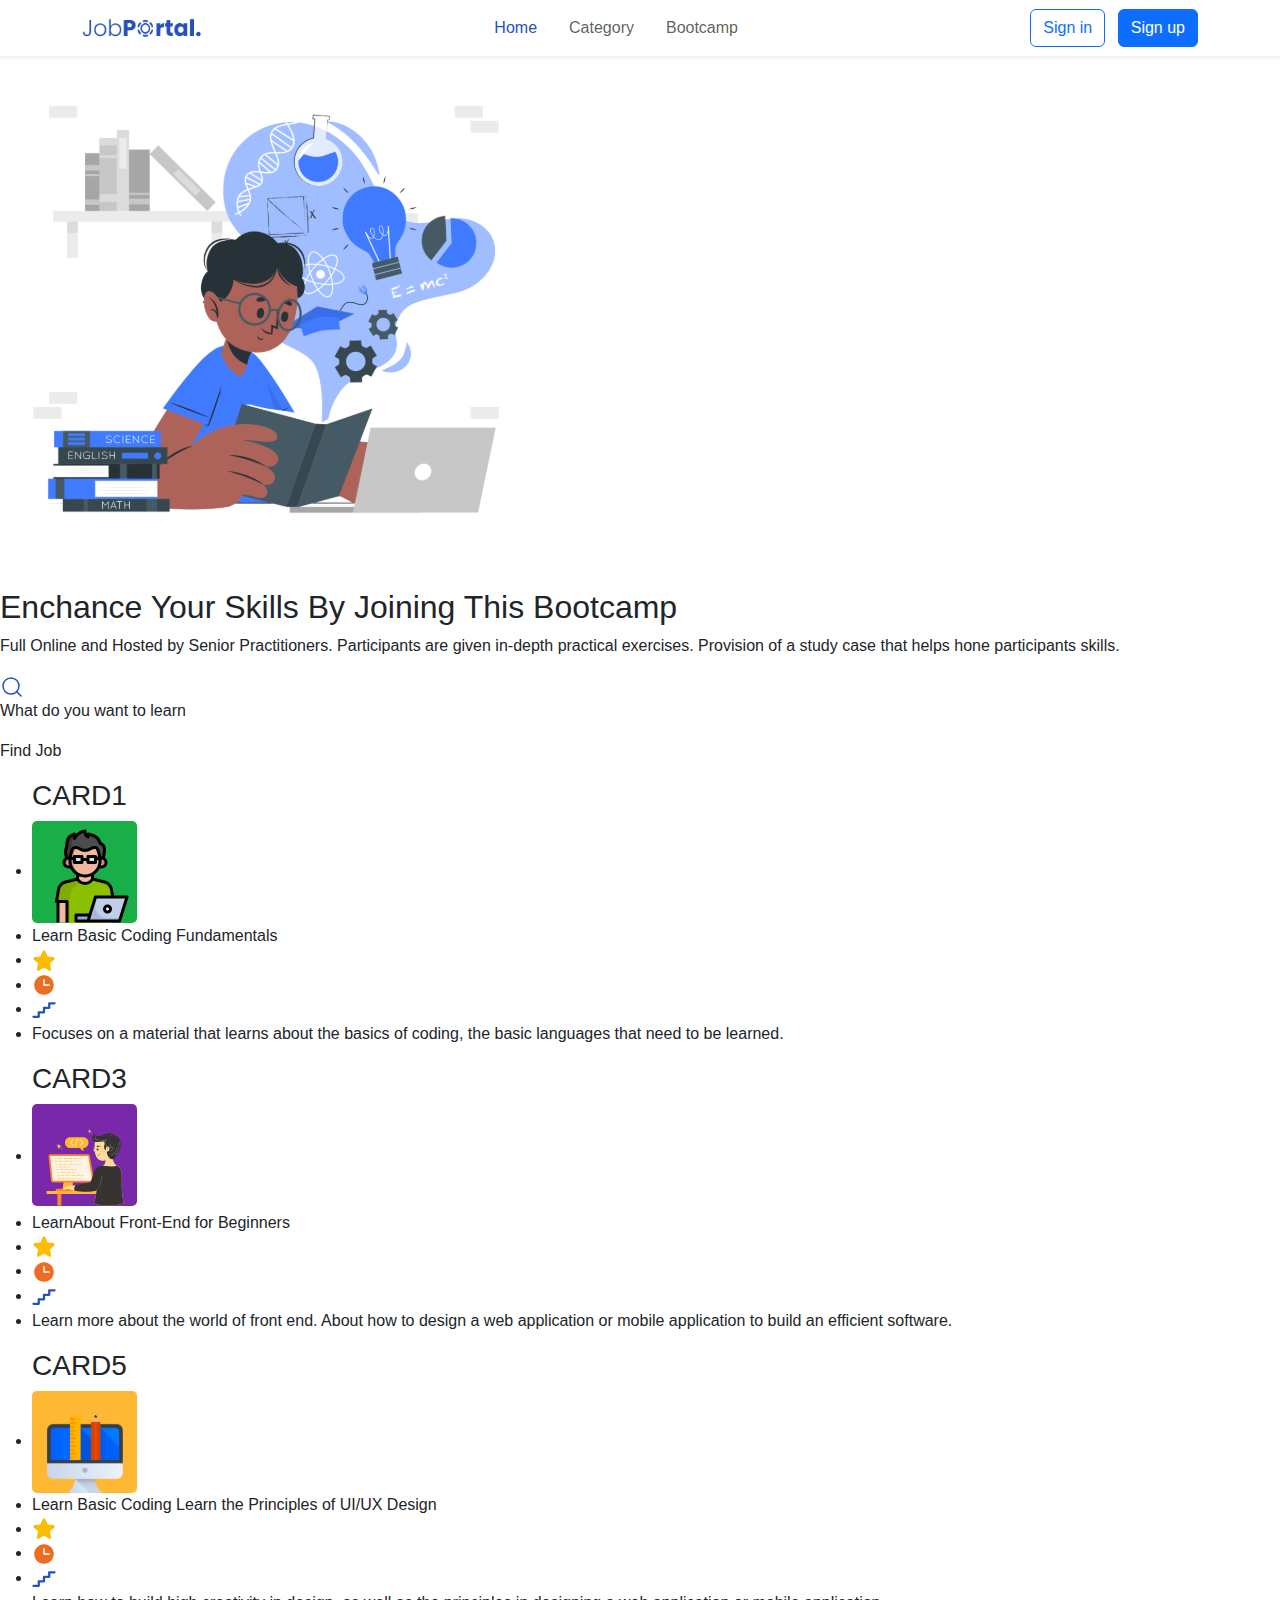
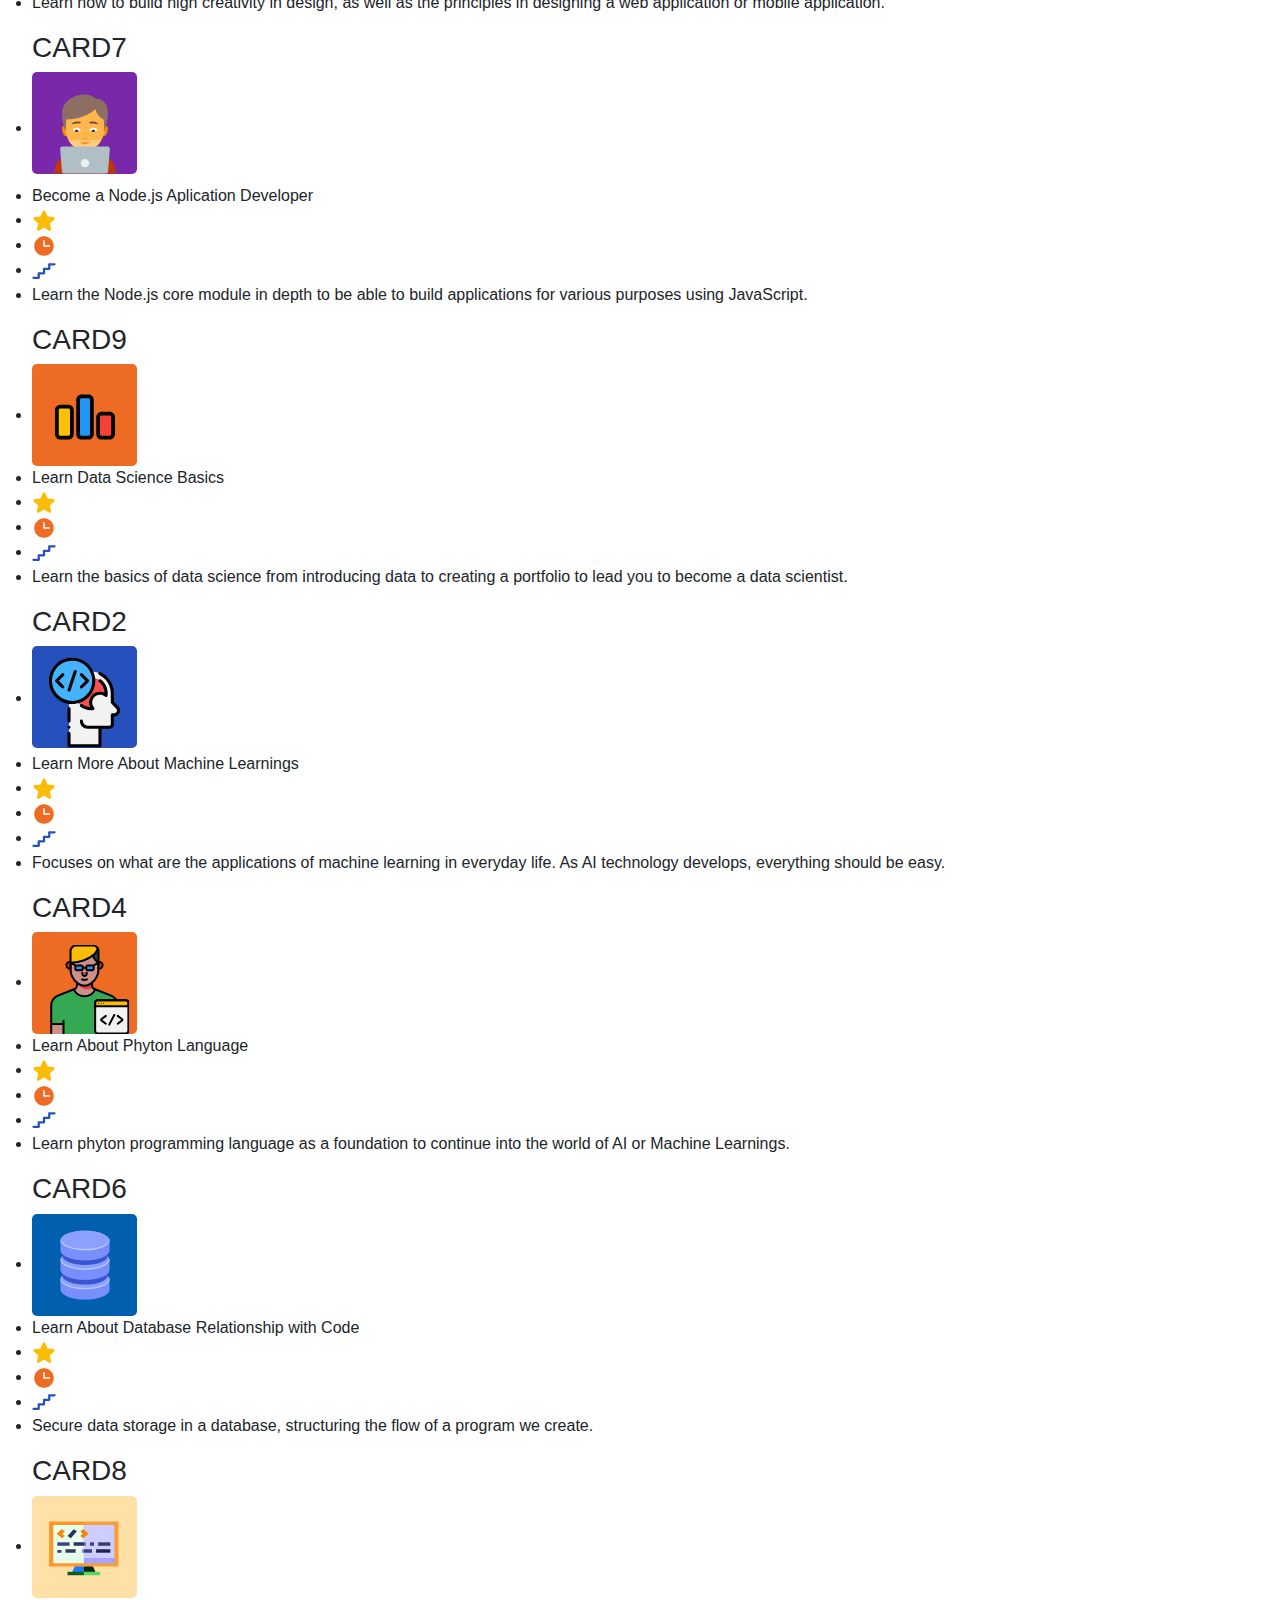
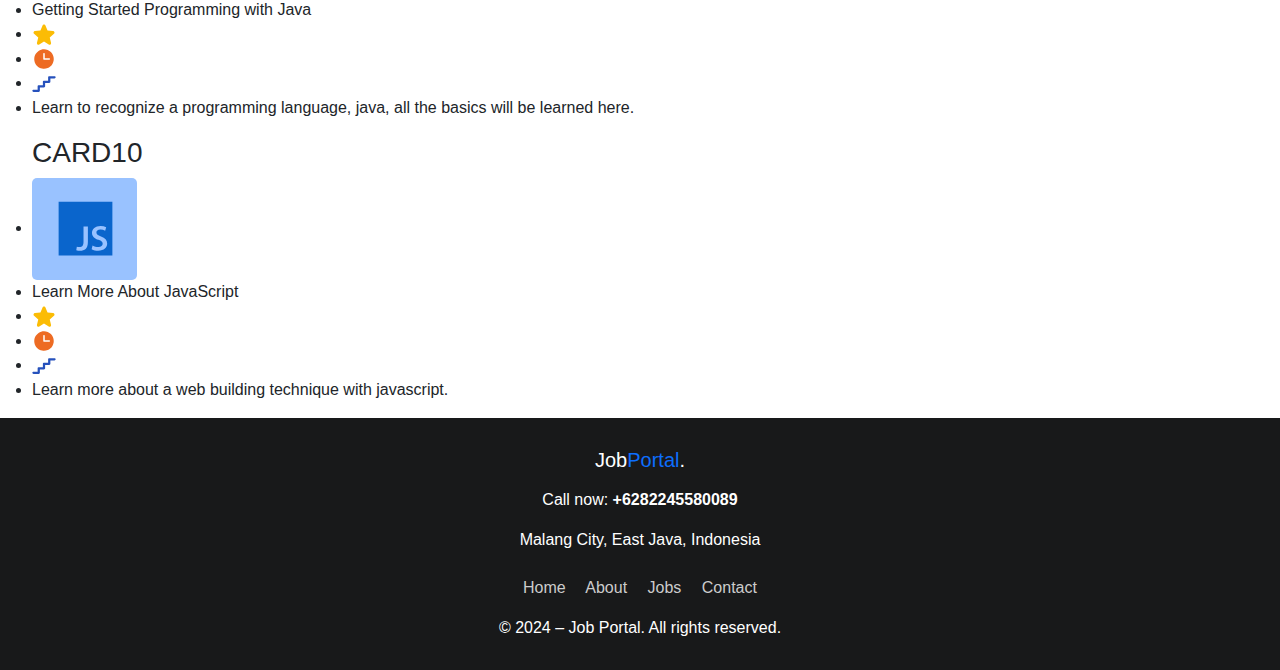
<file: ListLoker/index.html>
<!DOCTYPE html>
<html lang="en">

<head>
    <meta charset="UTF-8">
    <meta name="viewport" content="width=device-width, initial-scale=1">
    <title>Job Portal</title>
    <!-- Bootstrap 5 CDN -->
    <link href="https://cdn.jsdelivr.net/npm/bootstrap@5.3.6/dist/css/bootstrap.min.css" rel="stylesheet">
    <style>
        body {
            font-family: 'Segoe UI', sans-serif;
        }

        /* Footer style */
        .footer {
            background-color: #18191a;
            color: #ffffff;
            padding: 30px 0;
        }

        .footer a {
            color: #cccccc;
            text-decoration: none;
        }

        .footer a:hover {
            color: #ffffff;
        }
    </style>
</head>

<body>

    <!-- Navbar -->
    <nav class="navbar navbar-expand-lg navbar-light bg-white shadow-sm">
        <div class="container">
            <img class="img-fluid" style="max-width: 120px;" src="Logo.png" alt="Logo jobPortal">

            <!-- Toggler for mobile -->
            <button class="navbar-toggler" type="button" data-bs-toggle="collapse" data-bs-target="#navbarNav"
                aria-controls="navbarNav" aria-expanded="false" aria-label="Toggle navigation">
                <span class="navbar-toggler-icon"></span>
            </button>

            <div class="collapse navbar-collapse" id="navbarNav">
                <!-- Navigation Links -->
                <ul class="navbar-nav ms-auto">
                    <li class="nav-item">
                        <a class="nav-link px-3 active" aria-current="page" href="home.html">
                            <span style="color:#2651BC">Home</span>
                        </a>
                    </li>
                    <li class="nav-item">
                        <a class="nav-link px-3" href="category.html">Category</a>
                    </li>
                    <li class="nav-item">
                        <a class="nav-link px-3" href="bootcamp.html">Bootcamp</a>
                    </li>
                </ul>

                <!-- Auth Buttons -->
                <div class="ms-auto">
                    <a href="#" class="btn btn-outline-primary me-2">Sign in</a>
                    <a href="#" class="btn btn-primary">Sign up</a>
                </div>
            </div>
        </div>
    </nav>

    <!-- body Section -->
    <!-- body biasanya bisa make tag section di bootstrap, contoh dibwh ini nanti bisa di hapus -->
    <img src="Learning-cuate 1.svg" alt="Black Guy Think He's Smartest Student">
    <div class="h2andText">
        <h2 class="headerAtas">Enchance Your Skills By Joining This Bootcamp</h2>
        <p>Full Online and Hosted by Senior Practitioners. Participants are given in-depth practical exercises. 
            Provision of a study case that helps hone participants skills.</p>
    </div>
    <div class="search-button-findjob">
        <img src="search-img.svg" alt="">
        <p class="bg-search-button">What do you want to learn</p>
        <p class="search-button-findjob">Find Job</p>
    </div>
    <div class="levels-type-opsi">
        <div class="levels-more">
            <ul>
                <h3>CARD1</h3>
                <li><img src="icon-card1.svg" alt=""></li>
                <li>Learn Basic Coding Fundamentals</li>
                <li><img src="star.svg" alt="rating-star"></li>
                <li><img src="clock.svg" alt="clock-img"></li>
                <li><img src="steps.svg" alt="steps-levels"></li>
                <li><p>Focuses on a material that learns about the basics of coding, the basic languages that need to be learned.</p></li>
            </ul>
            <ul>
                <h3>CARD3</h3>
                <li><img src="icon-card3.svg" alt=""></li>
                <li>LearnAbout Front-End for Beginners</li>
                <li><img src="star.svg" alt="rating-star"></li>
                <li><img src="clock.svg" alt="clock-img"></li>
                <li><img src="steps.svg" alt="steps-levels"></li>
                <li><p>Learn more about the world of front end. About how to design a web application or mobile application to build an efficient software.</p></li>
            </ul>
            <ul>
                <h3>CARD5</h3>
                <li><img src="icon-card5.svg" alt=""></li>
                <li>Learn Basic Coding Learn the Principles of UI/UX Design</li>
                <li><img src="star.svg" alt="rating-star"></li>
                <li><img src="clock.svg" alt="clock-img"></li>
                <li><img src="steps.svg" alt="steps-levels"></li>
                <li><p>Learn how to build high creativity in design, as well as the principles in designing a web application or mobile application.</p></li>
            </ul>
            <ul>
                <h3>CARD7</h3>
                <li><img src="icon-card7.svg" alt=""></li>
                <li>Become a Node.js Aplication Developer</li>
                <li><img src="star.svg" alt="rating-star"></li>
                <li><img src="clock.svg" alt="clock-img"></li>
                <li><img src="steps.svg" alt="steps-levels"></li>
                <li><p>Learn the Node.js core module in depth to be able to build applications for various purposes using JavaScript.</p></li>
            </ul>
            <ul>
                <h3>CARD9</h3>
                <li><img src="icon-card9.svg" alt=""></li>
                <li>Learn Data Science Basics</li>
                <li><img src="star.svg" alt="rating-star"></li>
                <li><img src="clock.svg" alt="clock-img"></li>
                <li><img src="steps.svg" alt="steps-levels"></li>
                <li><p>Learn the basics of data science from introducing data to creating a portfolio to lead you to become a data scientist.</p></li>
            </ul>
        </div>
        <div class="type-more">
            <ul>
                <h3>CARD2</h3>
                <li><img src="icon-card2.svg" alt=""></li>
                <li>Learn More About Machine Learnings</li>
                <li><img src="star.svg" alt="rating-star"></li>
                <li><img src="clock.svg" alt="clock-img"></li>
                <li><img src="steps.svg" alt="steps-levels"></li>
                <li><p>Focuses on what are the applications of machine learning in everyday life. As AI technology develops, everything should be easy.</p></li>
            </ul>
            <ul>
                <h3>CARD4</h3>
                <li><img src="icon-card4.svg" alt=""></li>
                <li>Learn About Phyton Language</li>
                <li><img src="star.svg" alt="rating-star"></li>
                <li><img src="clock.svg" alt="clock-img"></li>
                <li><img src="steps.svg" alt="steps-levels"></li>
                <li><p>Learn phyton programming language as a foundation to continue into the world of AI or Machine Learnings.</p></li>
            </ul>
            <ul>
                <h3>CARD6</h3>
                <li><img src="icon-card6.svg" alt=""></li>
                <li>Learn About Database Relationship with Code</li>
                <li><img src="star.svg" alt="rating-star"></li>
                <li><img src="clock.svg" alt="clock-img"></li>
                <li><img src="steps.svg" alt="steps-levels"></li>
                <li><p>Secure data storage in a database, structuring the flow of a program we create.</p></li>
            </ul>
            <ul>
                <h3>CARD8</h3>
                <li><img src="icon-card8.svg" alt=""></li>
                <li>Getting Started Programming with Java</li>
                <li><img src="star.svg" alt="rating-star"></li>
                <li><img src="clock.svg" alt="clock-img"></li>
                <li><img src="steps.svg" alt="steps-levels"></li>
                <li><p>Learn to recognize a programming language, java, all the basics will be learned here.</p></li>
            </ul>
            <ul>
                <h3>CARD10</h3>
                <li><img src="icon-card10.svg" alt=""></li>
                <li>Learn More About JavaScript</li>
                <li><img src="star.svg" alt="rating-star"></li>
                <li><img src="clock.svg" alt="clock-img"></li>
                <li><img src="steps.svg" alt="steps-levels"></li>
                <li>Learn more about a web building technique with javascript.</li>
            </ul>
        </div>
    </div>
    
    <!-- FOOTER -->
    <footer class="footer mt-auto">
        <div class="container text-center">
            <h5 class="mb-3">Job<span class="text-primary">Portal</span>.</h5>
            <p>Call now: <strong>+6282245580089</strong></p>
            <p>Malang City, East Java, Indonesia</p>

            <div class="mt-4 mb-3">
                <a href="#" class="me-3">Home</a>
                <a href="#" class="me-3">About</a>
                <a href="#" class="me-3">Jobs</a>
                <a href="#">Contact</a>
            </div>

            <p class="mb-0">&copy; 2024 – Job Portal. All rights reserved.</p>
        </div>
    </footer>

    <!-- Bootstrap JS -->
    <script src="https://cdn.jsdelivr.net/npm/bootstrap@5.3.6/dist/js/bootstrap.bundle.min.js"></script>
</body>
</html>
</file>
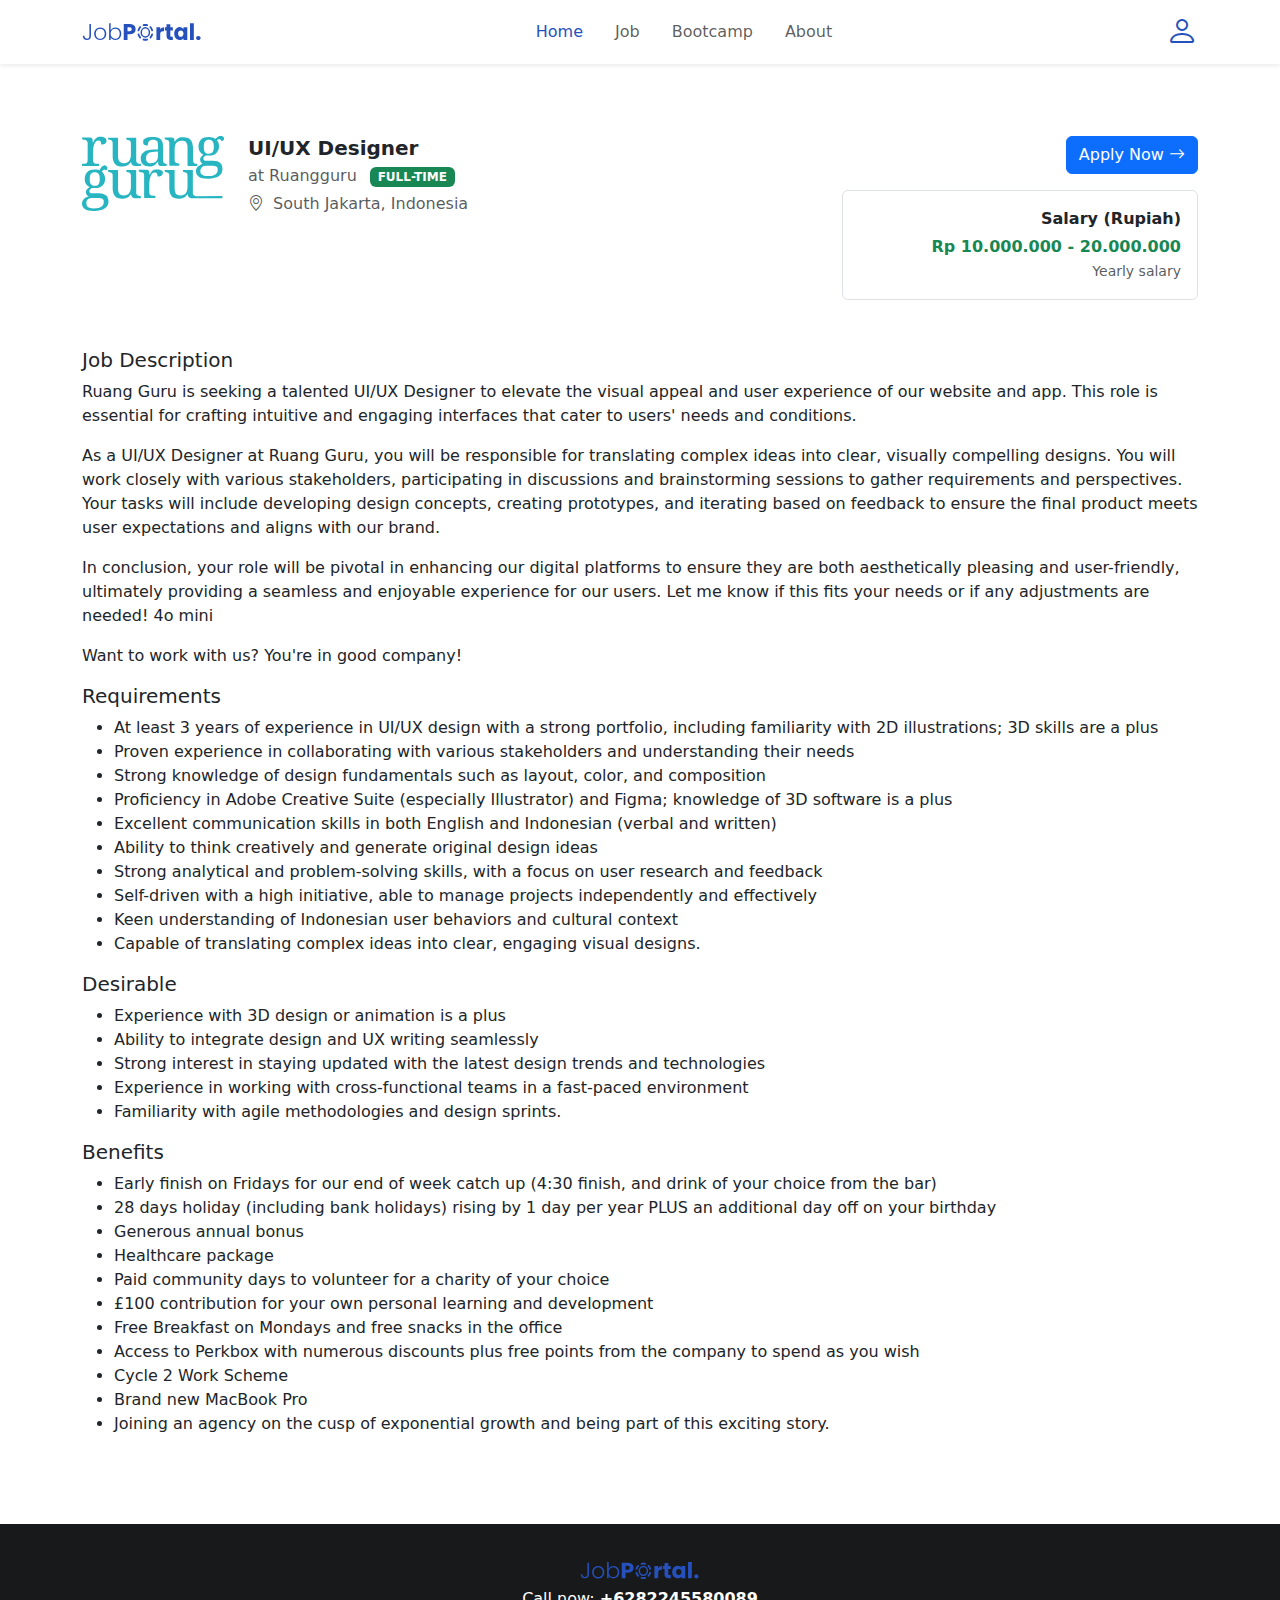
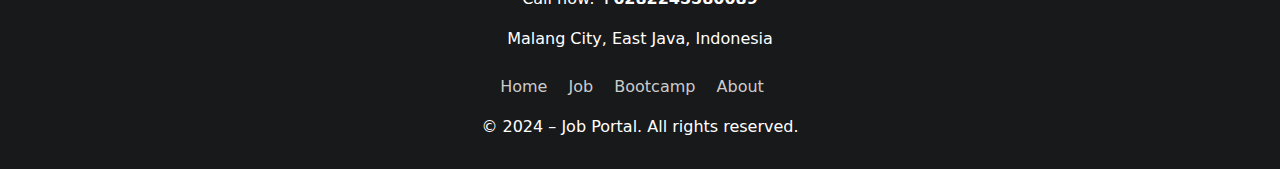
<file: JobDetails/jobDetail.html>
<!DOCTYPE html>
<html lang="en">

<head>
    <meta charset="UTF-8">
    <meta name="viewport" content="width=device-width, initial-scale=1">
    <title>Job Portal</title>
    <link rel="stylesheet" href="style.css">
    <!-- Bootstrap 5 CDN -->
    <link href="https://cdn.jsdelivr.net/npm/bootstrap@5.3.6/dist/css/bootstrap.min.css" rel="stylesheet">
    <link href="https://cdn.jsdelivr.net/npm/bootstrap-icons@1.10.5/font/bootstrap-icons.css" rel="stylesheet">
</head>

<body>

    <!-- Navbar -->
    <nav class="navbar navbar-expand-lg navbar-light bg-white shadow-sm">
        <div class="container">
            <img class="img-fluid" style="max-width: 120px;" src="Assets/Logo.svg" alt="Logo jobPortal">

            <!-- mobile burgers -->
            <button class="navbar-toggler" type="button" data-bs-toggle="collapse" data-bs-target="#navbarNav"
                aria-controls="navbarNav" aria-expanded="false" aria-label="Toggle navigation">
                <span class="navbar-toggler-icon"></span>
            </button>

            <div class="collapse navbar-collapse" id="navbarNav">
                <!-- Nav Links -->
                <ul class="navbar-nav ms-auto">
                    <li class="nav-item">
                        <a class="nav-link px-3 active" aria-current="page" href="home.html">
                            <span style="color:#2651BC">Home</span>
                        </a>
                    </li>
                    <li class="nav-item">
                        <a class="nav-link px-3" href="Job.html">Job</a>
                    </li>
                    <li class="nav-item">
                        <a class="nav-link px-3" href="bootcamp.html">Bootcamp</a>
                    </li>
                    <li class="nav-item">
                        <a class="nav-link px-3" href="About.html">About</a>
                    </li>
                </ul>

                <div class="d-none d-lg-flex gap-2 align-items-center ms-auto">
                    <a href="Profile.html">
                        <i class="bi bi-person fs-2 mb-2" style="color: #2651BC;"></i>
                    </a>
                </div>

                <!-- mobile content burgers -->
                <div class="d-lg-none w-100 mt-3 border-top pt-3 text-center">
                    <a href="Profile.html">
                        <i class="bi bi-person fs-2 mb-2" style="color: #2651BC;"></i>
                    </a>
                </div>
            </div>
        </div>
    </nav>



    <!-- body Section -->
    <section class="py-4">
        <div class="container">
            <!-- Job Atas -->
            <div class="row align-items-top g-4 mt-4">
                <!-- Kiri -->
                <div class="col-md-8 d-flex align-items-top gap-4">
                    <img src="Assets/ruangGuru.svg" alt="Ruang Guru Logo" style="height: 75px;">
                    <div>
                        <h5 class="mb-1 fw-bold">UI/UX Designer</h5>
                        <p class="mb-1 text-muted">at Ruangguru
                            <span class="badge bg-success ms-2">FULL-TIME</span>
                        </p>
                        <p class="mb-0 text-muted">
                            <i class="bi bi-geo-alt me-1"></i> South Jakarta, Indonesia
                        </p>
                    </div>
                </div>
                <!-- Kanan -->
                <div class="col-md-4 text-md-end text-start">
                    <button class="btn btn-primary mb-3">
                        Apply Now <i class="bi bi-arrow-right"></i>
                    </button>
                    <div class="border rounded p-3">
                        <p class="mb-1 fw-semibold">Salary (Rupiah)</p>
                        <p class="mb-0 text-success fw-bold">Rp 10.000.000 - 20.000.000</p>
                        <small class="text-muted">Yearly salary</small>
                    </div>
                </div>
            </div>
            <!-- Job Description -->
            <div class="mt-5">
                <h5>Job Description</h5>
                <p>Ruang Guru is seeking a talented UI/UX Designer to elevate the visual appeal and user experience of
                    our
                    website and app. This role is essential for crafting intuitive and engaging interfaces that cater to
                    users' needs and
                    conditions.</p>
                <p>As a UI/UX Designer at Ruang Guru, you will be responsible for translating complex ideas into clear,
                    visually
                    compelling designs. You will work closely with various stakeholders, participating in discussions
                    and
                    brainstorming sessions to gather requirements and perspectives. Your tasks will include developing
                    design
                    concepts, creating prototypes, and iterating based on feedback to ensure the final product meets
                    user
                    expectations and aligns with our brand.</p>
                <p>In conclusion, your role will be pivotal in enhancing our digital platforms to ensure they are both
                    aesthetically pleasing and user-friendly, ultimately providing a seamless and enjoyable experience
                    for
                    our
                    users. Let me know if this fits your needs or if any adjustments are needed! 4o mini</p>
                <p>Want to work with us? You're in good company!</p>
                <!-- Requirements -->
                <h5>Requirements</h5>
                <ul>
                    <li>At least 3 years of experience in UI/UX design with a strong portfolio, including familiarity
                        with
                        2D
                        illustrations; 3D skills are a plus</li>
                    <li>Proven experience in collaborating with various stakeholders and understanding their needs</li>
                    <li>Strong knowledge of design fundamentals such as layout, color, and composition</li>
                    <li>Proficiency in Adobe Creative Suite (especially Illustrator) and Figma; knowledge of 3D software
                        is
                        a
                        plus</li>
                    <li>Excellent communication skills in both English and Indonesian (verbal and written)</li>
                    <li>Ability to think creatively and generate original design ideas</li>
                    <li>Strong analytical and problem-solving skills, with a focus on user research and feedback</li>
                    <li>Self-driven with a high initiative, able to manage projects independently and effectively</li>
                    <li>Keen understanding of Indonesian user behaviors and cultural context</li>
                    <li>Capable of translating complex ideas into clear, engaging visual designs.</li>
                </ul>
                <!-- Desirable -->
                <h5>Desirable</h5>
                <ul>
                    <li>Experience with 3D design or animation is a plus</li>
                    <li>Ability to integrate design and UX writing seamlessly</li>
                    <li>Strong interest in staying updated with the latest design trends and technologies</li>
                    <li>Experience in working with cross-functional teams in a fast-paced environment</li>
                    <li>Familiarity with agile methodologies and design sprints.</li>
                </ul>
                <!-- Benefits -->
                <h5>Benefits</h5>
                <ul>
                    <li>Early finish on Fridays for our end of week catch up (4:30 finish, and drink of your choice from
                        the
                        bar)</li>
                    <li>28 days holiday (including bank holidays) rising by 1 day per year PLUS an additional day off on
                        your
                        birthday</li>
                    <li>Generous annual bonus</li>
                    <li>Healthcare package</li>
                    <li>Paid community days to volunteer for a charity of your choice</li>
                    <li>£100 contribution for your own personal learning and development</li>
                    <li>Free Breakfast on Mondays and free snacks in the office</li>
                    <li>Access to Perkbox with numerous discounts plus free points from the company to spend as you wish
                    </li>
                    <li>Cycle 2 Work Scheme</li>
                    <li>Brand new MacBook Pro</li>
                    <li>Joining an agency on the cusp of exponential growth and being part of this exciting story.</li>
                </ul>
            </div>
        </div>
    </section>


    <footer class="footer mt-5">
        <div class="container text-center">
            <img class="img-fluid" style="max-width: 120px;" src="Assets/Logo.svg" alt="Logo jobPortal">
            <p>Call now: <strong>+6282245580089</strong></p>
            <p>Malang City, East Java, Indonesia</p>

            <div class="mt-4 mb-3">
                <a href="Home.html" class="me-3">Home</a>
                <a href="Job.html" class="me-3">Job</a>
                <a href="Bootcamp-details.html" class="me-3">Bootcamp</a>
                <a href="About.html" class="me-3">About</a>
            </div>

            <p class="mb-0">&copy; 2024 – Job Portal. All rights reserved.</p>
        </div>
    </footer>

    <!-- Bootstrap JS -->
    <script src="https://cdn.jsdelivr.net/npm/bootstrap@5.3.6/dist/js/bootstrap.bundle.min.js"></script>
</body>

</html>
</file>
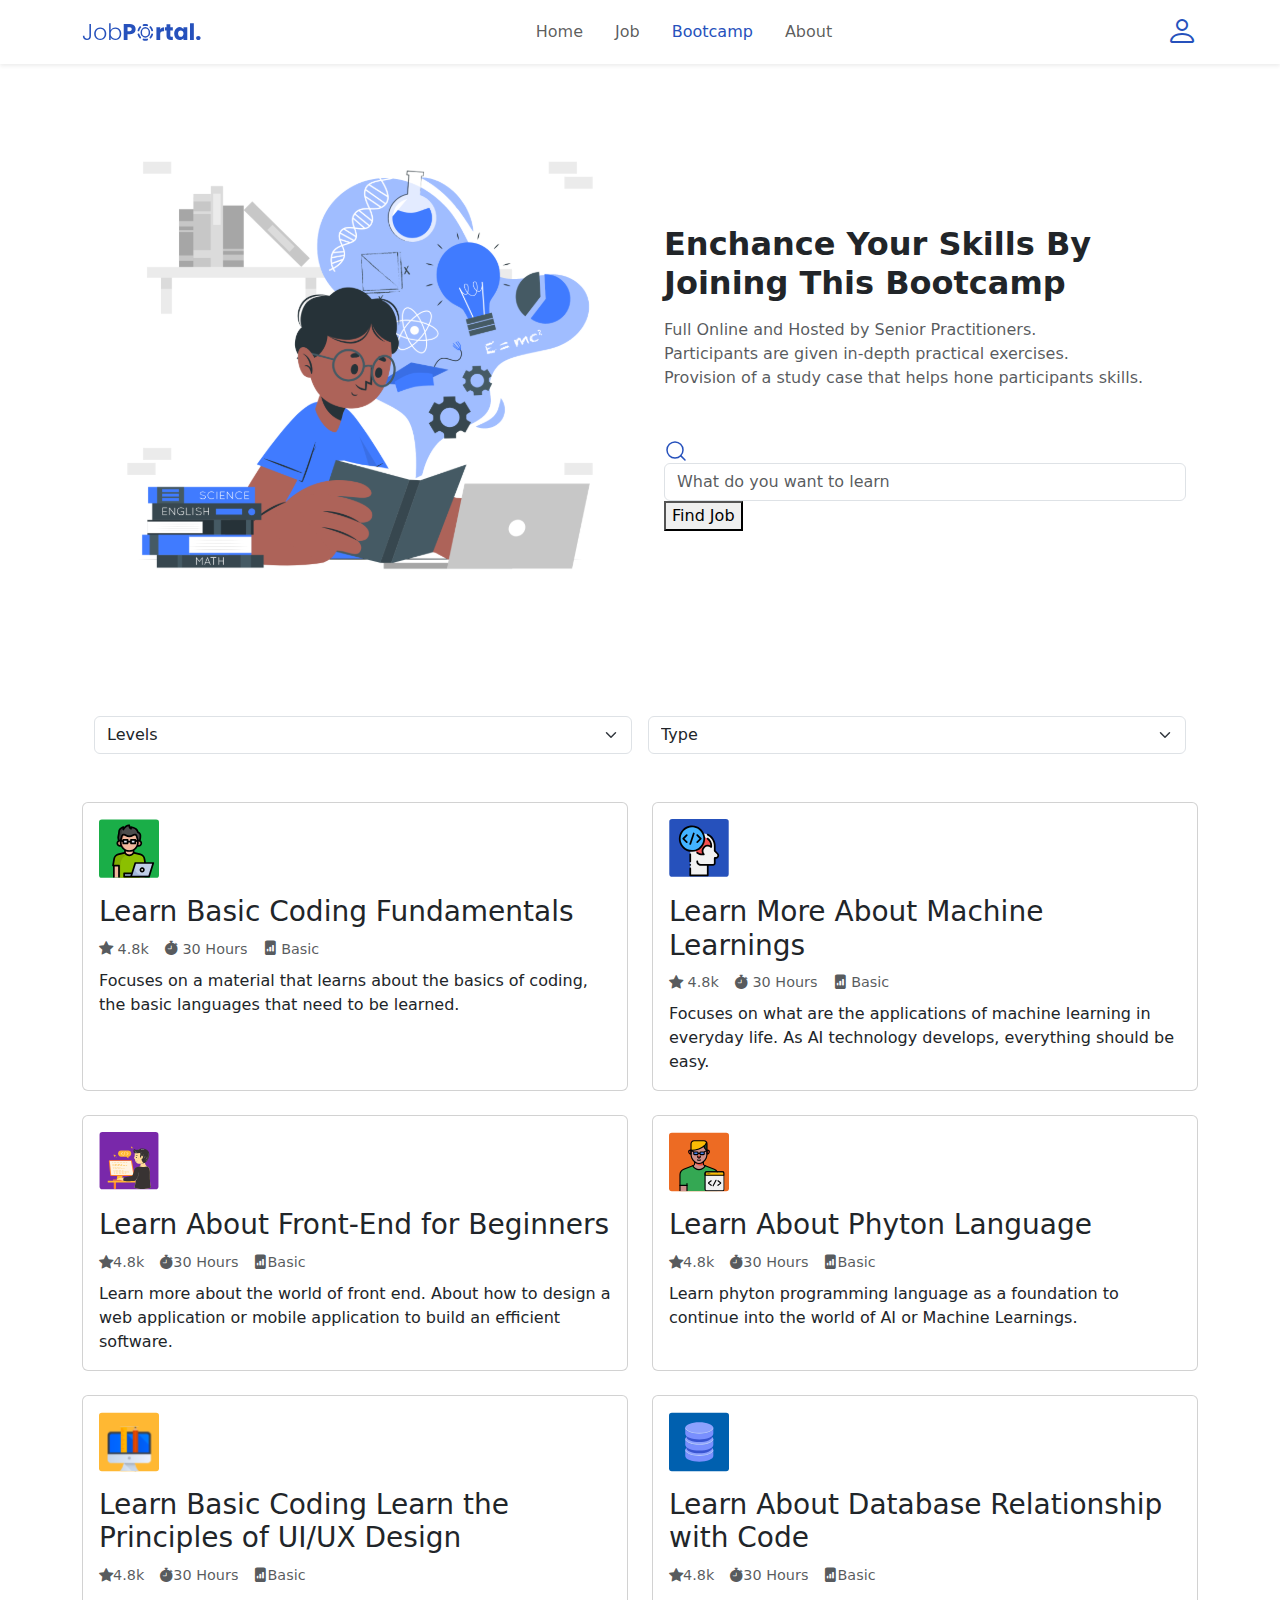
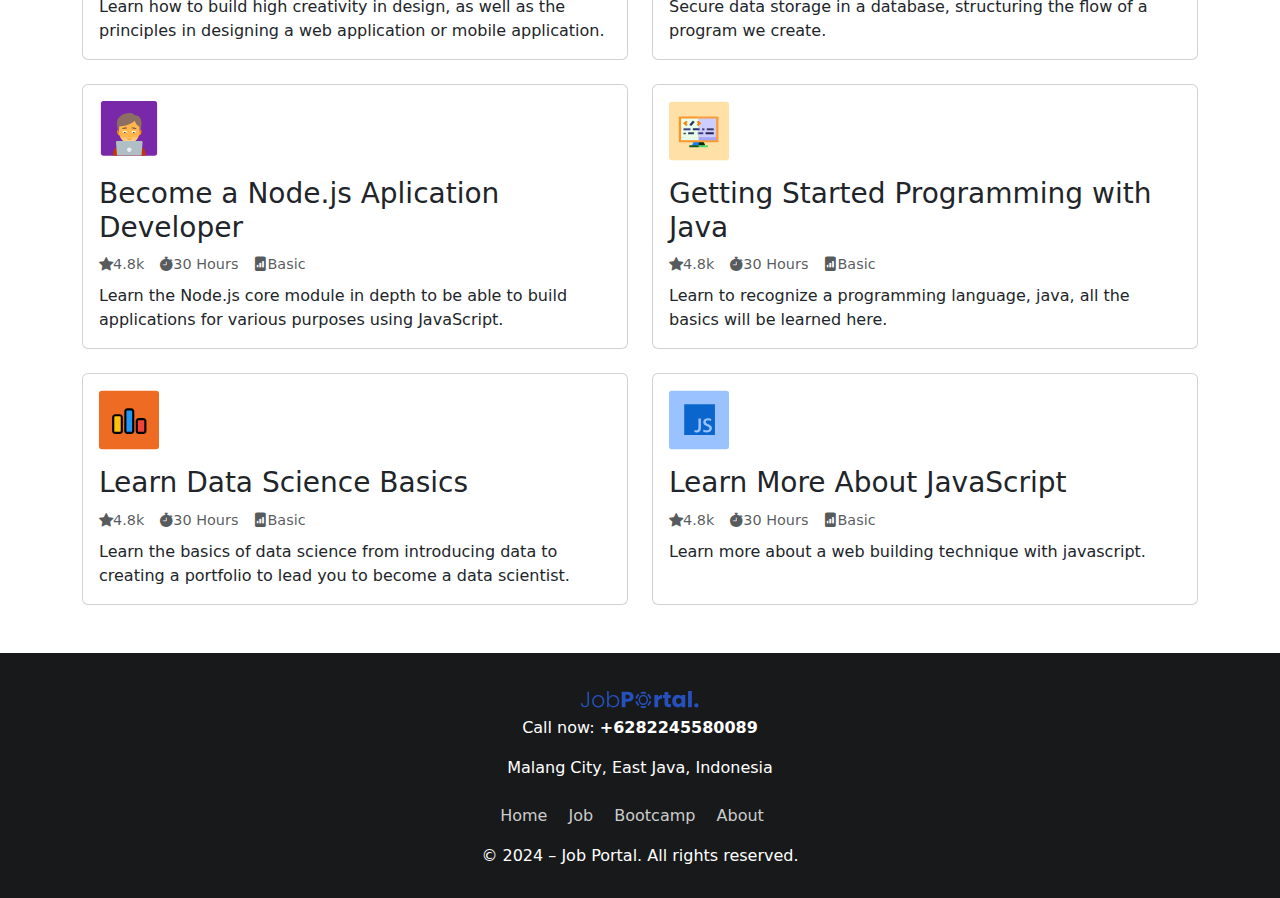
<file: ListBootcamp/bootcamp.html>
<!DOCTYPE html>
<html lang="en">

<head>
    <meta charset="UTF-8">
    <meta name="viewport" content="width=device-width, initial-scale=1">
    <title>Job Portal</title>
    <link rel="stylesheet" href="style.css">

    <!-- Bootstrap 5 CDN -->
    <link href="https://cdn.jsdelivr.net/npm/bootstrap@5.3.6/dist/css/bootstrap.min.css" rel="stylesheet">
    <link href="https://cdn.jsdelivr.net/npm/bootstrap-icons@1.10.5/font/bootstrap-icons.css" rel="stylesheet">
</head>

<body>

    <!-- Navbar -->
    <nav class="navbar navbar-expand-lg navbar-light bg-white shadow-sm">
        <div class="container">
            <img class="img-fluid" style="max-width: 120px;" src="Assets/Logo.svg" alt="Logo jobPortal">

            <!-- mobile burgers -->
            <button class="navbar-toggler" type="button" data-bs-toggle="collapse" data-bs-target="#navbarNav"
                aria-controls="navbarNav" aria-expanded="false" aria-label="Toggle navigation">
                <span class="navbar-toggler-icon"></span>
            </button>

            <div class="collapse navbar-collapse" id="navbarNav">
                <!-- Nav Links -->
                <ul class="navbar-nav ms-auto">
                    <li class="nav-item">
                        <a class="nav-link px-3" aria-current="page" href="home.html">Home</a>
                    </li>
                    <li class="nav-item">
                        <a class="nav-link px-3" href="ListLokerIntern/lokerIntern.html">Job</a>
                    </li>
                    <li class="nav-item">
                        <a class="nav-link px-3 active" aria-current="page" href="bootcamp.html">
                            <span style="color: #2651BC;">Bootcamp</span>
                        </a>
                    </li>
                    <li class="nav-item">
                        <a class="nav-link px-3" href="About.html">About</a>
                    </li>
                </ul>

                <div class="d-none d-lg-flex gap-2 align-items-center ms-auto">
                    <a href="Profile.html">
                        <i class="bi bi-person fs-2 mb-2" style="color: #2651BC;"></i>
                    </a>
                </div>

                <!-- mobile content burgers -->
                <div class="d-lg-none w-100 mt-3 border-top pt-3 text-center">
                    <a href="Profile.html">
                        <i class="bi bi-person fs-2 mb-2" style="color: #2651BC;"></i>
                    </a>
                </div>
            </div>
        </div>
    </nav>

    <!-- body Section -->
    <div class="container">

        <!-- Heading Landing -->
        <section class="hero container py-5">
            <div class="row align-items-center g-5">

                <div class="col-md-6 text-center">
                    <img src="Assets/Learning-cuate 1.svg" alt="Black Guy Think He's Smartest Student">
                </div>

                <div class="col-md-6">
                    <h2 class="fw-bold mb-3">Enchance Your Skills By Joining This Bootcamp</h2>
                    <p class="text-muted mb-5">Full Online and Hosted by Senior Practitioners.<br>
                        Participants are given in-depth practical exercises.<br>
                        Provision of a study case that helps hone participants skills.
                    </p>

                    <!-- Search Button -->
                    <div class="search-box mt-5">
                        <img src="Assets/search-img.svg" alt="search icon">
                        <input class="form-control me-2" type="text" placeholder="What do you want to learn" />
                        <button>Find Job</button>
                    </div>
                </div>
            </div>
        </section>

        <!-- DROPDOWN -->
        <section class="py-4">
            <div class="container">
                <div class="row justify-content-start g-3">
                    <div class="col-12 col-md-6">
                        <select class="form-select" aria-label="Select level">
                            <option selected disabled>Levels</option>
                            <option value="1">Basic</option>
                            <option value="2">Medium</option>
                            <option value="3">Professional</option>
                        </select>
                    </div>

                    <div class="col-12 col-md-6">
                        <select class="form-select" aria-label="Select Type">
                            <option selected disabled>Type</option>
                            <option value="1">All Type</option>
                            <option value="2">Free</option>
                            <option value="3">Premium</option>
                        </select>
                    </div>
                </div>
            </div>
        </section>

        <!-- CARD-BOOTCAMP -->
        <div class="row row-cols-2">
            <!-- Card 1 -->
            <div class="col-md-6 col-12 mt-4">
                <div class="card h-100 p-3 course-card col">
                    <img src="Assets/card-icon/icon-card1.svg" alt="Basic Coding Bootcamp Icon"
                        class="course-icon mb-3">
                    <h3 class="card-title">Learn Basic Coding Fundamentals</h3>
                    <div class="meta text-muted mb-2">
                        <span class="bi bi-star-fill"> 4.8k</span>
                        <span class="bi bi-stopwatch-fill"> 30 Hours</span>
                        <span class="bi bi-file-bar-graph-fill"> Basic</span>
                    </div>
                    <p class="card-text">Focuses on a material that learns about the basics of coding, the basic
                        languages that need to be learned.</p>
                </div>
            </div>
            <!-- Card 2 -->
            <div class="col-md-6 col-12 mt-4">
                <div class="card h-100 p-3 course-card col">
                    <img src="Assets/card-icon/icon-card2.svg" alt="Machine Learning Bootcamp Icon"
                        class="course-icon mb-3">
                    <h3 class="card-title">Learn More About Machine Learnings</h3>
                    <div class="meta text-muted mb-2">
                        <span class="bi bi-star-fill"> 4.8k</span>
                        <span class="bi bi-stopwatch-fill"> 30 Hours</span>
                        <span class="bi bi-file-bar-graph-fill"> Basic</span>
                    </div>
                    <p class="card-text">Focuses on what are the applications of machine learning in everyday life.
                        As AI technology
                        develops, everything should be easy.</p>
                </div>
            </div>
            <!-- Card 3 -->
            <div class="col-md-6 col-12 mt-4">
                <div class="card h-100 p-3 course-card col">
                    <img src="Assets/card-icon/icon-card3.svg" alt="Front-End Bootcamp Icon" class="course-icon mb-3">
                    <h3 class="card-title">Learn About Front-End for Beginners</h3>
                    <div class="meta text-muted mb-2">
                        <span class="bi bi-star-fill">4.8k</span>
                        <span class="bi bi-stopwatch-fill">30 Hours</span>
                        <span class="bi bi-file-bar-graph-fill">Basic</span>
                    </div>
                    <p class="card-text">Learn more about the world of front end. About how to design a web
                        application or mobile application to build an efficient software.</p>
                </div>
            </div>
            <!-- Card 4 -->
            <div class="col-md-6 col-12 mt-4">
                <div class="card h-100 p-3 course-card col">
                    <img src="Assets/card-icon/icon-card4.svg" alt="Phyton Bootcamp Icon" class="course-icon mb-3">
                    <h3 class="card-title">Learn About Phyton Language</h3>
                    <div class="meta text-muted mb-2">
                        <span class="bi bi-star-fill">4.8k</span>
                        <span class="bi bi-stopwatch-fill">30 Hours</span>
                        <span class="bi bi-file-bar-graph-fill">Basic</span>
                    </div>
                    <p class="card-text">Learn phyton programming language as a foundation to continue into the
                        world of AI or Machine
                        Learnings.</p>
                </div>
            </div>
            <!-- Card 5 -->
            <div class="col-md-6 col-12 mt-4">
                <div class="card h-100 p-3 course-card col">
                    <img src="Assets/card-icon/icon-card5.svg" alt="UI/UX Bootcamp Icon" class="course-icon mb-3">
                    <h3 class="card-title">Learn Basic Coding Learn the Principles of UI/UX Design</h3>
                    <div class="meta text-muted mb-2">
                        <span class="bi bi-star-fill">4.8k</span>
                        <span class="bi bi-stopwatch-fill">30 Hours</span>
                        <span class="bi bi-file-bar-graph-fill">Basic</span>
                    </div>
                    <p class="card-text">Learn how to build high creativity in design, as well as the principles in
                        designing a web
                        application or mobile application.</p>
                </div>
            </div>
            <!-- Card 6 -->
            <div class="col-md-6 col-12 mt-4">
                <div class="card h-100 p-3 course-card col">
                    <img src="Assets/card-icon/icon-card6.svg" alt="Database Bootcamp Icon" class="course-icon mb-3">
                    <h3 class="card-title">Learn About Database Relationship with Code</h3>
                    <div class="meta text-muted mb-2">
                        <span class="bi bi-star-fill">4.8k</span>
                        <span class="bi bi-stopwatch-fill">30 Hours</span>
                        <span class="bi bi-file-bar-graph-fill">Basic</span>
                    </div>
                    <p class="card-text">Secure data storage in a database, structuring the flow of a program we create.
                    </p>
                </div>
            </div>
            <!-- Card 7 -->
            <div class="col-md-6 col-12 mt-4">
                <div class="card h-100 p-3 course-card col">
                    <img src="Assets/card-icon/icon-card7.svg" alt="Nodejs Bootcamp Icon" class="course-icon mb-3">
                    <h3 class="card-title">Become a Node.js Aplication Developer</h3>
                    <div class="meta text-muted mb-2">
                        <span class="bi bi-star-fill">4.8k</span>
                        <span class="bi bi-stopwatch-fill">30 Hours</span>
                        <span class="bi bi-file-bar-graph-fill">Basic</span>
                    </div>
                    <p class="card-text">Learn the Node.js core module in depth to be able to build applications for
                        various purposes
                        using JavaScript.</p>
                </div>
            </div>
            <!-- Card 8 -->
            <div class="col-md-6 col-12 mt-4">
                <div class="card h-100 p-3 course-card col">
                    <img src="Assets/card-icon/icon-card8.svg" alt="Java Bootcamp Icon" class="course-icon mb-3">
                    <h3 class="card-title">Getting Started Programming with Java</h3>
                    <div class="meta text-muted mb-2">
                        <span class="bi bi-star-fill">4.8k</span>
                        <span class="bi bi-stopwatch-fill">30 Hours</span>
                        <span class="bi bi-file-bar-graph-fill">Basic</span>
                    </div>
                    <p class="card-text">Learn to recognize a programming language, java, all the basics will be learned
                        here.</p>
                </div>
            </div>
            <!-- Card 9 -->
            <div class="col-md-6 col-12 mt-4">
                <div class="card h-100 p-3 course-card col">
                    <img src="Assets/card-icon/icon-card9.svg" alt="Data Science Bootcamp Icon"
                        class="course-icon mb-3">
                    <h3 class="card-title">Learn Data Science Basics</h3>
                    <div class="meta text-muted mb-2">
                        <span class="bi bi-star-fill">4.8k</span>
                        <span class="bi bi-stopwatch-fill">30 Hours</span>
                        <span class="bi bi-file-bar-graph-fill">Basic</span>
                    </div>
                    <p class="card-text">Learn the basics of data science from introducing data to creating a portfolio
                        to lead you to
                        become a data scientist.</p>
                </div>
            </div>
            <!-- Card 10 -->
            <div class="col-md-6 col-12 mt-4">
                <div class="card h-100 p-3 course-card col">
                    <img src="Assets/card-icon/icon-card10.svg" alt="JavaScript Bootcamp Icon" class="course-icon mb-3">
                    <h3 class="card-title">Learn More About JavaScript</h3>
                    <div class="meta text-muted mb-2">
                        <span class="bi bi-star-fill">4.8k</span>
                        <span class="bi bi-stopwatch-fill">30 Hours</span>
                        <span class="bi bi-file-bar-graph-fill">Basic</span>
                    </div>
                    <p class="card-text">Learn more about a web building technique with javascript.</p>
                </div>
            </div>
        </div>

    </div>

    <!-- FOOTER -->
    <footer class="footer mt-5">
        <div class="container text-center">
            <img class="img-fluid" style="max-width: 120px;" src="Assets/Logo.svg" alt="Logo jobPortal">
            <p>Call now: <strong>+6282245580089</strong></p>
            <p>Malang City, East Java, Indonesia</p>

            <div class="mt-4 mb-3">
                <a href="Home.html" class="me-3">Home</a>
                <a href="Job.html" class="me-3">Job</a>
                <a href="Bootcamp-details.html" class="me-3">Bootcamp</a>
                <a href="About.html" class="me-3">About</a>
            </div>

            <p class="mb-0">&copy; 2024 – Job Portal. All rights reserved.</p>
        </div>
    </footer>

    <!-- Bootstrap JS -->
    <script src="https://cdn.jsdelivr.net/npm/bootstrap@5.3.6/dist/js/bootstrap.bundle.min.js"></script>
</body>

</html>
</file>
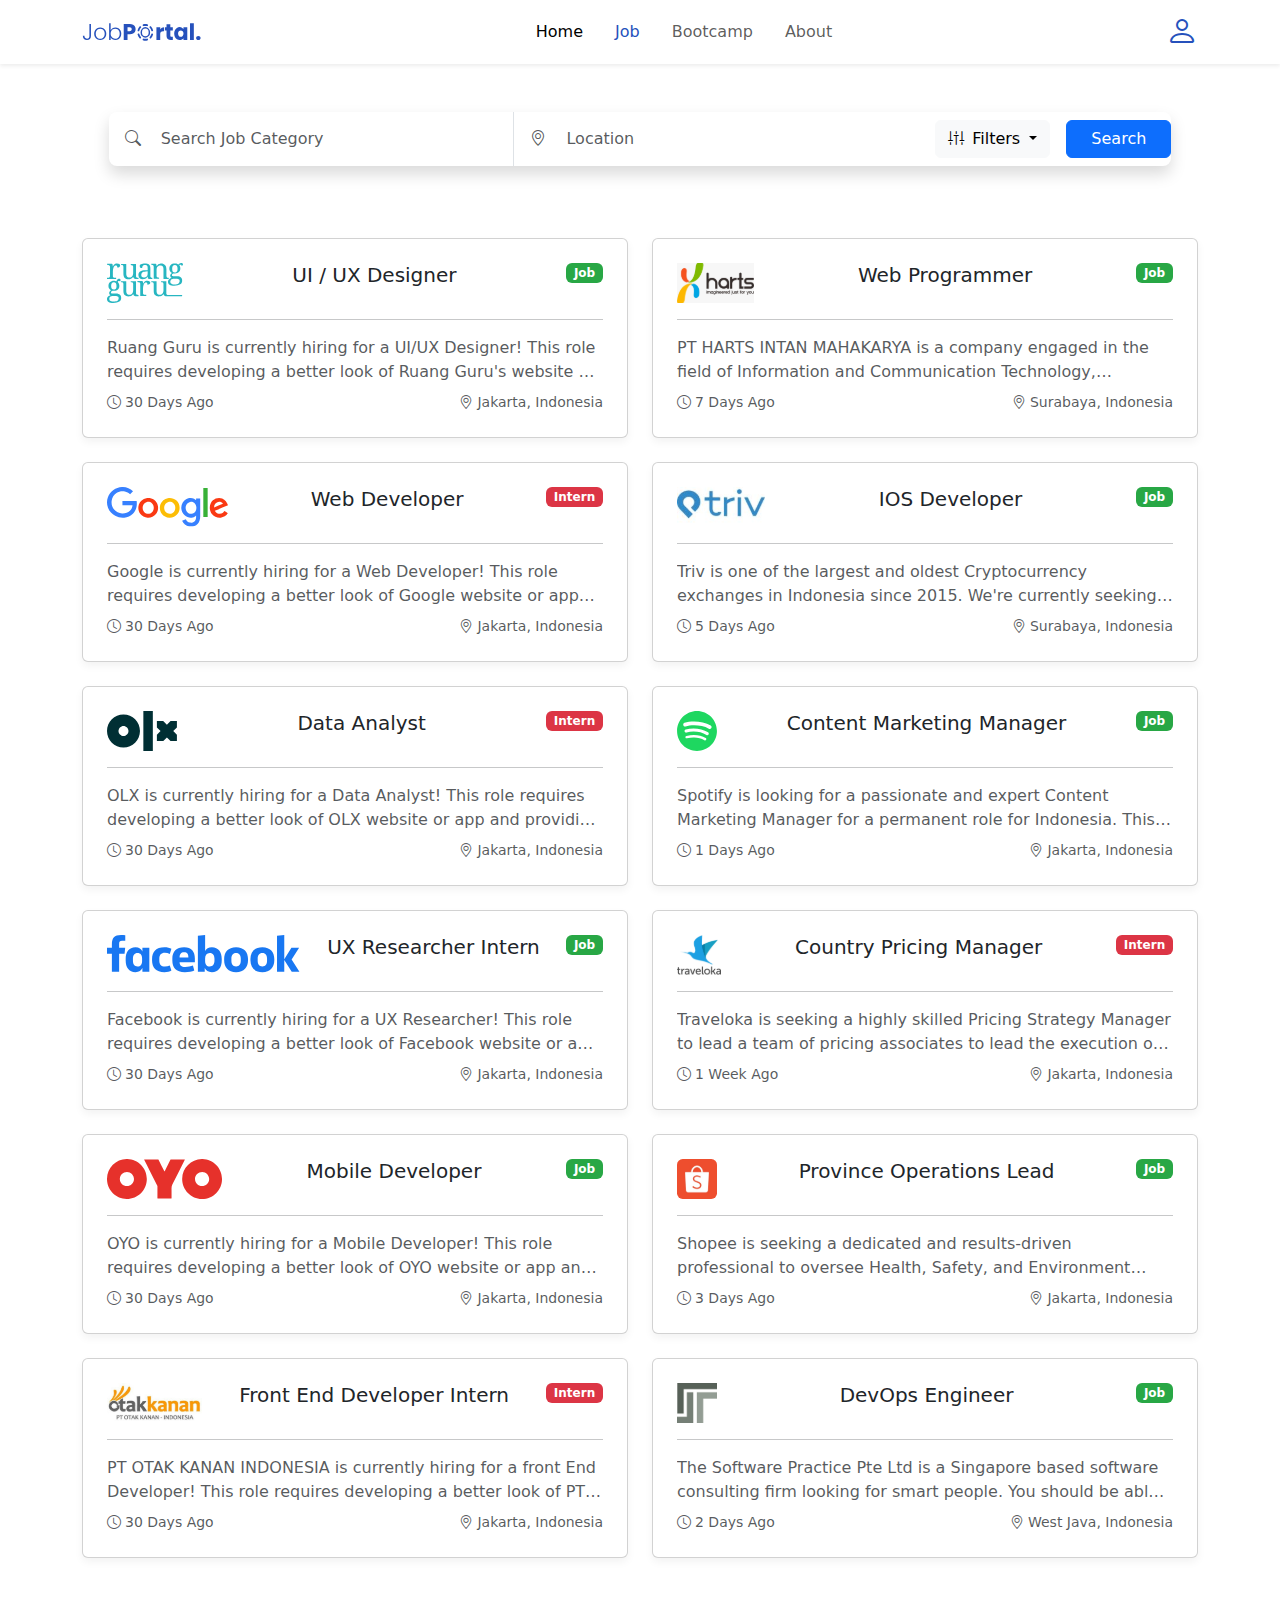
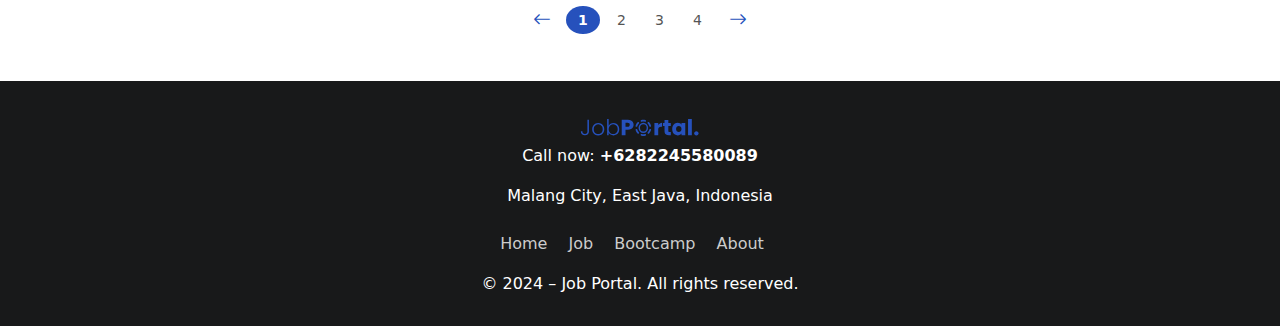
<file: ListLokerIntern/lokerIntern.html>
<!DOCTYPE html>
<html lang="en">

<head>
    <meta charset="UTF-8">
    <meta name="viewport" content="width=device-width, initial-scale=1">
    <title>Job Portal</title>
    <link rel="stylesheet" href="style.css">
    <!-- Bootstrap 5 CDN -->
    <link href="https://cdn.jsdelivr.net/npm/bootstrap@5.3.6/dist/css/bootstrap.min.css" rel="stylesheet">
    <link href="https://cdn.jsdelivr.net/npm/bootstrap-icons@1.10.5/font/bootstrap-icons.css" rel="stylesheet">
    <style>

    </style>
</head>

<body>

    <!-- Navbar -->
    <nav class="navbar navbar-expand-lg navbar-light bg-white shadow-sm">
        <div class="container">
            <img class="img-fluid" style="max-width: 120px;" src="Assets/Logo.svg" alt="Logo jobPortal">

            <!-- mobile burgers -->
            <button class="navbar-toggler" type="button" data-bs-toggle="collapse" data-bs-target="#navbarNav"
                aria-controls="navbarNav" aria-expanded="false" aria-label="Toggle navigation">
                <span class="navbar-toggler-icon"></span>
            </button>

            <div class="collapse navbar-collapse" id="navbarNav">
                <!-- Nav Links -->
                <ul class="navbar-nav ms-auto">
                    <li class="nav-item">
                        <a class="nav-link px-3 active" aria-current="page" href="home.html">Home</a>
                    </li>
                    <li class="nav-item">
                        <a class="nav-link px-3 active" href="Job.html">
                            <span style="color:#2651BC">Job</span>
                        </a>
                    </li>
                    <li class="nav-item">
                        <a class="nav-link px-3" href="bootcamp.html">Bootcamp</a>
                    </li>
                    <li class="nav-item">
                        <a class="nav-link px-3" href="About.html">About</a>
                    </li>
                </ul>

                <div class="d-none d-lg-flex gap-2 align-items-center ms-auto">
                    <a href="Profile.html">
                        <i class="bi bi-person fs-2 mb-2" style="color: #2651BC;"></i>
                    </a>
                </div>

                <!-- mobile content burgers -->
                <div class="d-lg-none w-100 mt-3 border-top pt-3 text-center">
                    <a href="Profile.html">
                        <i class="bi bi-person fs-2 mb-2" style="color: #2651BC;"></i>
                    </a>
                </div>
            </div>
        </div>
    </nav>

    <!-- body Section -->
    <!-- Search Bar -->
    <div class="row justify-content-center mt-5 mb-5">
        <div class="col-lg-10">
            <div class="d-flex shadow rounded-3">
                <div class="flex-grow-1 d-flex align-items-center px-3">
                    <i class="bi bi-search me-2 text-muted"></i>
                    <input type="text" class="form-control border-0" placeholder="Search Job Category">
                </div>
                <div class="flex-grow-1 d-flex align-items-center px-3 border-start">
                    <i class="bi bi-geo-alt me-2 text-muted"></i>
                    <input type="text" class="form-control border-0" placeholder="Location">
                </div>
                <div class="dropdown mt-2 mb-2 px-3">
                    <button class="btn btn-light dropdown-toggle" type="button" id="filterDropdown"
                        data-bs-toggle="dropdown">
                        <i class="bi bi-sliders2-vertical me-2"></i>Filters
                    </button>
                    <ul class="dropdown-menu" aria-labelledby="filterDropdown">
                        <li><a class="dropdown-item" href="#" data-filter="Full">Full Time</a></li>
                        <li><a class="dropdown-item" href="#" data-filter="Part Time">Part Time</a></li>
                        <li><a class="dropdown-item" href="#" data-filter="Intern">Internship</a></li>
                        <li><a class="dropdown-item" href="#" data-filter="All">Show All</a></li>
                    </ul>
                </div>
                <button class="btn btn-primary px-4 mt-2 mb-2">Search</button>
            </div>
        </div>
    </div>
    <!-- Card -->
    <div class="container">
        <div class="row row-cols-2">
            <!-- CARD1 -->
            <div class="col-md-6 col-12 mt-4">
                <div class="card p-4 job-card h-100">
                    <div class="d-flex justify-content-between align-items-start">
                        <img src="Assets/card-icon/ruangGuru.svg" alt="Ruang Guru" style="height: 40px;">
                        <h5>UI / UX Designer</h5>
                        <span class="badge badge-job text-white">Job</span>
                    </div>
                    <hr>
                    <p class="truncate text-muted mb-2">Ruang Guru is currently hiring for a UI/UX Designer!
                        This role requires developing a better look of Ruang Guru's website or app and providing user
                        experience by ...</p>
                    <div class="d-flex justify-content-between text-muted small">
                        <span><i class="bi bi-clock me-1"></i>30 Days Ago</span>
                        <span><i class="bi bi-geo-alt me-1"></i>Jakarta, Indonesia</span>
                    </div>
                </div>
            </div>
            <!-- CARD2 -->
            <div class="col-md-6 col-12 mt-4">
                <div class="card p-4 job-card h-100">
                    <div class="d-flex justify-content-between align-items-start">
                        <img src="Assets/card-icon/ptHarts.svg" alt="Ruang Guru" style="height: 40px;">
                        <h5>Web Programmer</h5>
                        <span class="badge badge-job text-white">Job</span>
                    </div>
                    <hr>
                    <p class="truncate text-muted mb-2">PT HARTS INTAN MAHAKARYA is a company engaged in the field of
                        Information and Communication Technology, specifically in web development. We are currently
                        looking
                        for
                        an experienced Web...</p>
                    <div class="d-flex justify-content-between text-muted small">
                        <span><i class="bi bi-clock me-1"></i>7 Days Ago</span>
                        <span><i class="bi bi-geo-alt me-1"></i>Surabaya, Indonesia</span>
                    </div>
                </div>
            </div>
            <!-- CARD3 -->
            <div class="col-md-6 col-12 mt-4">
                <div class="card p-4 job-card h-100">
                    <div class="d-flex justify-content-between align-items-start">
                        <img src="Assets/card-icon/Google.svg" alt="Ruang Guru" style="height: 40px;">
                        <h5>Web Developer</h5>
                        <span class="badge badge-intern text-white">Intern</span>
                    </div>
                    <hr>
                    <p class="truncate text-muted mb-2">Google is currently hiring for a Web Developer! This role
                        requires
                        developing a better look of Google website or app and providing user experience by ...</p>
                    <div class="d-flex justify-content-between text-muted small">
                        <span><i class="bi bi-clock me-1"></i>30 Days Ago</span>
                        <span><i class="bi bi-geo-alt me-1"></i>Jakarta, Indonesia</span>
                    </div>
                </div>
            </div>
            <!-- CARD4 -->
            <div class="col-md-6 col-12 mt-4">
                <div class="card p-4 job-card h-100">
                    <div class="d-flex justify-content-between align-items-start">
                        <img src="Assets/card-icon/triv.svg" alt="Ruang Guru" style="height: 40px;">
                        <h5>IOS Developer</h5>
                        <span class="badge badge-job text-white">Job</span>
                    </div>
                    <hr>
                    <p class="truncate text-muted mb-2">Triv is one of the largest and oldest Cryptocurrency exchanges
                        in
                        Indonesia since 2015. We're currently seeking an iOS Developer with a strong focus on building
                        robust,
                        user-friendly mobile...</p>
                    <div class="d-flex justify-content-between text-muted small">
                        <span><i class="bi bi-clock me-1"></i>5 Days Ago</span>
                        <span><i class="bi bi-geo-alt me-1"></i>Surabaya, Indonesia</span>
                    </div>
                </div>
            </div>
            <!-- CARD5 -->
            <div class="col-md-6 col-12 mt-4">
                <div class="card p-4 job-card h-100">
                    <div class="d-flex justify-content-between align-items-start">
                        <img src="Assets/card-icon/OLX.svg" alt="Ruang Guru" style="height: 40px;">
                        <h5>Data Analyst</h5>
                        <span class="badge badge-intern text-white">Intern</span>
                    </div>
                    <hr>
                    <p class="truncate text-muted mb-2">OLX is currently hiring for a Data Analyst! This role requires
                        developing a better look of OLX website or app and providing user experience by ...</p>
                    <div class="d-flex justify-content-between text-muted small">
                        <span><i class="bi bi-clock me-1"></i>30 Days Ago</span>
                        <span><i class="bi bi-geo-alt me-1"></i>Jakarta, Indonesia</span>
                    </div>
                </div>
            </div>
            <!-- CARD6 -->
            <div class="col-md-6 col-12 mt-4">
                <div class="card p-4 job-card h-100">
                    <div class="d-flex justify-content-between align-items-start">
                        <img src="Assets/card-icon/Spotify.svg" alt="Ruang Guru" style="height: 40px;">
                        <h5>Content Marketing Manager</h5>
                        <span class="badge badge-job text-white">Job</span>
                    </div>
                    <hr>
                    <p class="truncate text-muted mb-2">Spotify is looking for a passionate and expert Content Marketing
                        Manager for a permanent role for Indonesia. This person is to drive the strategy, production and
                        distribution of content through...</p>
                    <div class="d-flex justify-content-between text-muted small">
                        <span><i class="bi bi-clock me-1"></i>1 Days Ago</span>
                        <span><i class="bi bi-geo-alt me-1"></i>Jakarta, Indonesia</span>
                    </div>
                </div>
            </div>
            <!-- CARD7 -->
            <div class="col-md-6 col-12 mt-4">
                <div class="card p-4 job-card h-100">
                    <div class="d-flex justify-content-between align-items-start">
                        <img src="Assets/card-icon/Facebook.svg" alt="Ruang Guru" style="height: 40px;">
                        <h5>UX Researcher Intern</h5>
                        <span class="badge badge-job text-white">Job</span>
                    </div>
                    <hr>
                    <p class="truncate text-muted mb-2">Facebook is currently hiring for a UX Researcher! This role
                        requires
                        developing a better look of Facebook website or app and providing user experience by ...</p>
                    <div class="d-flex justify-content-between text-muted small">
                        <span><i class="bi bi-clock me-1"></i>30 Days Ago</span>
                        <span><i class="bi bi-geo-alt me-1"></i>Jakarta, Indonesia</span>
                    </div>
                </div>
            </div>
            <!-- CARD8 -->
            <div class="col-md-6 col-12 mt-4">
                <div class="card p-4 job-card h-100">
                    <div class="d-flex justify-content-between align-items-start">
                        <img src="Assets/card-icon/traveloka.svg" alt="Ruang Guru" style="height: 40px;">
                        <h5>Country Pricing Manager</h5>
                        <span class="badge badge-intern text-white">Intern</span>
                    </div>
                    <hr>
                    <p class="truncate text-muted mb-2">Traveloka is seeking a highly skilled Pricing Strategy Manager
                        to
                        lead a team of pricing associates to lead the execution of our pricing strategy across all
                        products
                        in
                        Traveloka. The ideal...</p>
                    <div class="d-flex justify-content-between text-muted small">
                        <span><i class="bi bi-clock me-1"></i>1 Week Ago</span>
                        <span><i class="bi bi-geo-alt me-1"></i>Jakarta, Indonesia</span>
                    </div>
                </div>
            </div>
            <!-- CARD9 -->
            <div class="col-md-6 col-12 mt-4">
                <div class="card p-4 job-card h-100">
                    <div class="d-flex justify-content-between align-items-start">
                        <img src="Assets/card-icon/oyo.svg" alt="Ruang Guru" style="height: 40px;">
                        <h5>Mobile Developer</h5>
                        <span class="badge badge-job text-white">Job</span>
                    </div>
                    <hr>
                    <p class="truncate text-muted mb-2">OYO is currently hiring for a Mobile Developer! This role
                        requires
                        developing a better look of OYO website or app and providing user experience by ...</p>
                    <div class="d-flex justify-content-between text-muted small">
                        <span><i class="bi bi-clock me-1"></i>30 Days Ago</span>
                        <span><i class="bi bi-geo-alt me-1"></i>Jakarta, Indonesia</span>
                    </div>
                </div>
            </div>
            <!-- CARD10 -->
            <div class="col-md-6 col-12 mt-4">
                <div class="card p-4 job-card h-100">
                    <div class="d-flex justify-content-between align-items-start">
                        <img src="Assets/card-icon/shoope.svg" alt="Ruang Guru" style="height: 40px;">
                        <h5>Province Operations Lead</h5>
                        <span class="badge badge-job text-white">Job</span>
                    </div>
                    <hr>
                    <p class="truncate text-muted mb-2">Shopee is seeking a dedicated and results-driven professional to
                        oversee Health, Safety, and Environment (HSE) implementation and ensure people safety within
                        assigned provinces. In this role...</p>
                    <div class="d-flex justify-content-between text-muted small">
                        <span><i class="bi bi-clock me-1"></i>3 Days Ago</span>
                        <span><i class="bi bi-geo-alt me-1"></i>Jakarta, Indonesia</span>
                    </div>
                </div>
            </div>
            <!-- CARD11 -->
            <div class="col-md-6 col-12 mt-4">
                <div class="card p-4 job-card h-100">
                    <div class="d-flex justify-content-between align-items-start">
                        <img src="Assets/card-icon/otakKanan.svg" alt="Ruang Guru" style="height: 40px;">
                        <h5>Front End Developer Intern</h5>
                        <span class="badge badge-intern text-white">Intern</span>
                    </div>
                    <hr>
                    <p class="truncate text-muted mb-2">PT OTAK KANAN INDONESIA is currently hiring for a front End
                        Developer! This role requires developing a better look of PT OTAK KANAN website or app and
                        providing
                        user
                        experience by ...</p>
                    <div class="d-flex justify-content-between text-muted small">
                        <span><i class="bi bi-clock me-1"></i>30 Days Ago</span>
                        <span><i class="bi bi-geo-alt me-1"></i>Jakarta, Indonesia</span>
                    </div>
                </div>
            </div>
            <!-- CARD12 -->
            <div class="col-md-6 col-12 mt-4">
                <div class="card p-4 job-card h-100">
                    <div class="d-flex justify-content-between align-items-start">
                        <img src="Assets/card-icon/ltd.svg" alt="Ruang Guru" style="height: 40px;">
                        <h5>DevOps Engineer</h5>
                        <span class="badge badge-job text-white">Job</span>
                    </div>
                    <hr>
                    <p class="truncate text-muted mb-2">The Software Practice Pte Ltd is a Singapore based software
                        consulting firm looking for smart people. You should be able to learn quickly and work
                        independently - we'll help you as...</p>
                    <div class="d-flex justify-content-between text-muted small">
                        <span><i class="bi bi-clock me-1"></i>2 Days Ago</span>
                        <span><i class="bi bi-geo-alt me-1"></i>West Java, Indonesia</span>
                    </div>
                </div>
            </div>
        </div>
    </div>
    <!-- Pagination -->
    <div class="pagination mt-5">
        <i class="arrow bi bi-arrow-left"></i>
        <div>
            <a href="#" class="active">1</a>
            <a href="#">2</a>
            <a href="#">3</a>
            <a href="#">4</a>
        </div>
        <i class="arrow bi bi-arrow-right"></i>
    </div>

    <!-- Footer -->
    <footer class="footer mt-5">
        <div class="container text-center">
            <img class="img-fluid" style="max-width: 120px;" src="Assets/Logo.svg" alt="Logo jobPortal">
            <p>Call now: <strong>+6282245580089</strong></p>
            <p>Malang City, East Java, Indonesia</p>

            <div class="mt-4 mb-3">
                <a href="Home.html" class="me-3">Home</a>
                <a href="Job.html" class="me-3">Job</a>
                <a href="Bootcamp-details.html" class="me-3">Bootcamp</a>
                <a href="About.html" class="me-3">About</a>
            </div>

            <p class="mb-0">&copy; 2024 – Job Portal. All rights reserved.</p>
        </div>
    </footer>

    <!-- Bootstrap JS -->
    <script src="https://cdn.jsdelivr.net/npm/bootstrap@5.3.6/dist/js/bootstrap.bundle.min.js"></script>
</body>

</html>
</file>
<file: JobDetails/style.css>
body {
    font-family: 'Segoe UI', sans-serif;
}

 /* Footer style */
.footer {
    background-color: #18191a;
    color: #ffffff;
    padding: 30px 0;
}

.footer a {
    color: #cccccc;
    text-decoration: none;
}

.footer a:hover {
    color: #ffffff;
}
</file>
<file: ListBootcamp/style.css>
body {
    font-family: 'Segoe UI', sans-serif;
}

.course-card {
    transition: transform 0.2s;
}

.course-card:hover {
    transform: translateY(-5px);
}

.course-icon {
    width: 60px;
    height: 60px;
}

.meta span {
    margin-right: 10px;
    font-size: 0.9rem;
}

/* section job style  */
.job-card {
    border-radius: 10px;
    box-shadow: 0 4px 8px rgba(0, 0, 0, 0.05);
    transition: all 0.3s ease;
}

.job-card:hover {
    box-shadow: 0 6px 12px rgba(0, 0, 0, 0.15);
}

.badge-job {
    background-color: #28a745;
}

.badge-intern {
    background-color: #dc3545;
}

.truncate {
    display: -webkit-box;
    -webkit-line-clamp: 2;
    -webkit-box-orient: vertical;
    overflow: hidden;
}

.search-bar input {
    border: none;
    outline: none;
}

/* Footer style */
.footer {
    background-color: #18191a;
    color: #ffffff;
    padding: 30px 0;
}

.footer a {
    color: #cccccc;
    text-decoration: none;
}

.footer a:hover {
    color: #ffffff;
}
</file>
<file: ListLokerIntern/style.css>
body {
    font-family: 'Segoe UI', sans-serif;
}

/* section job style  */
.job-card {
    border-radius: 10px;
    box-shadow: 0 4px 8px rgba(0, 0, 0, 0.05);
    transition: all 0.3s ease;
}

.job-card:hover {
    box-shadow: 0 6px 12px rgba(0, 0, 0, 0.15);
}

.badge-job {
    background-color: #28a745;
}

.badge-intern {
    background-color: #dc3545;
}

.truncate {
    display: -webkit-box;
    -webkit-line-clamp: 2;
    -webkit-box-orient: vertical;
    overflow: hidden;
}

.search-bar input {
    border: none;
    outline: none;
}

/* Pagination Style */
.pagination {
    display: flex;
    justify-content: center;
    align-items: center;
    gap: 15px;
}

.pagination a {
    text-decoration: none;
    color: #555;
    padding: 6px 12px;
    border-radius: 50%;
    font-size: 14px;
    transition: all 0.2s;
}

.pagination a:hover {
    background-color: #eaeaea;
}

.pagination .active {
    background-color: #2651BC;
    color: white;
    font-weight: bold;
}

.pagination .arrow {
    color: #2651BC;
    font-size: 18px;
    padding: 0;
}

.pagination .arrow:hover {
    color: #2651BC;
}

/* Footer style */
.footer {
    background-color: #18191a;
    color: #ffffff;
    padding: 30px 0;
}

.footer a {
    color: #cccccc;
    text-decoration: none;
}

.footer a:hover {
    color: #ffffff;
}
</file>
